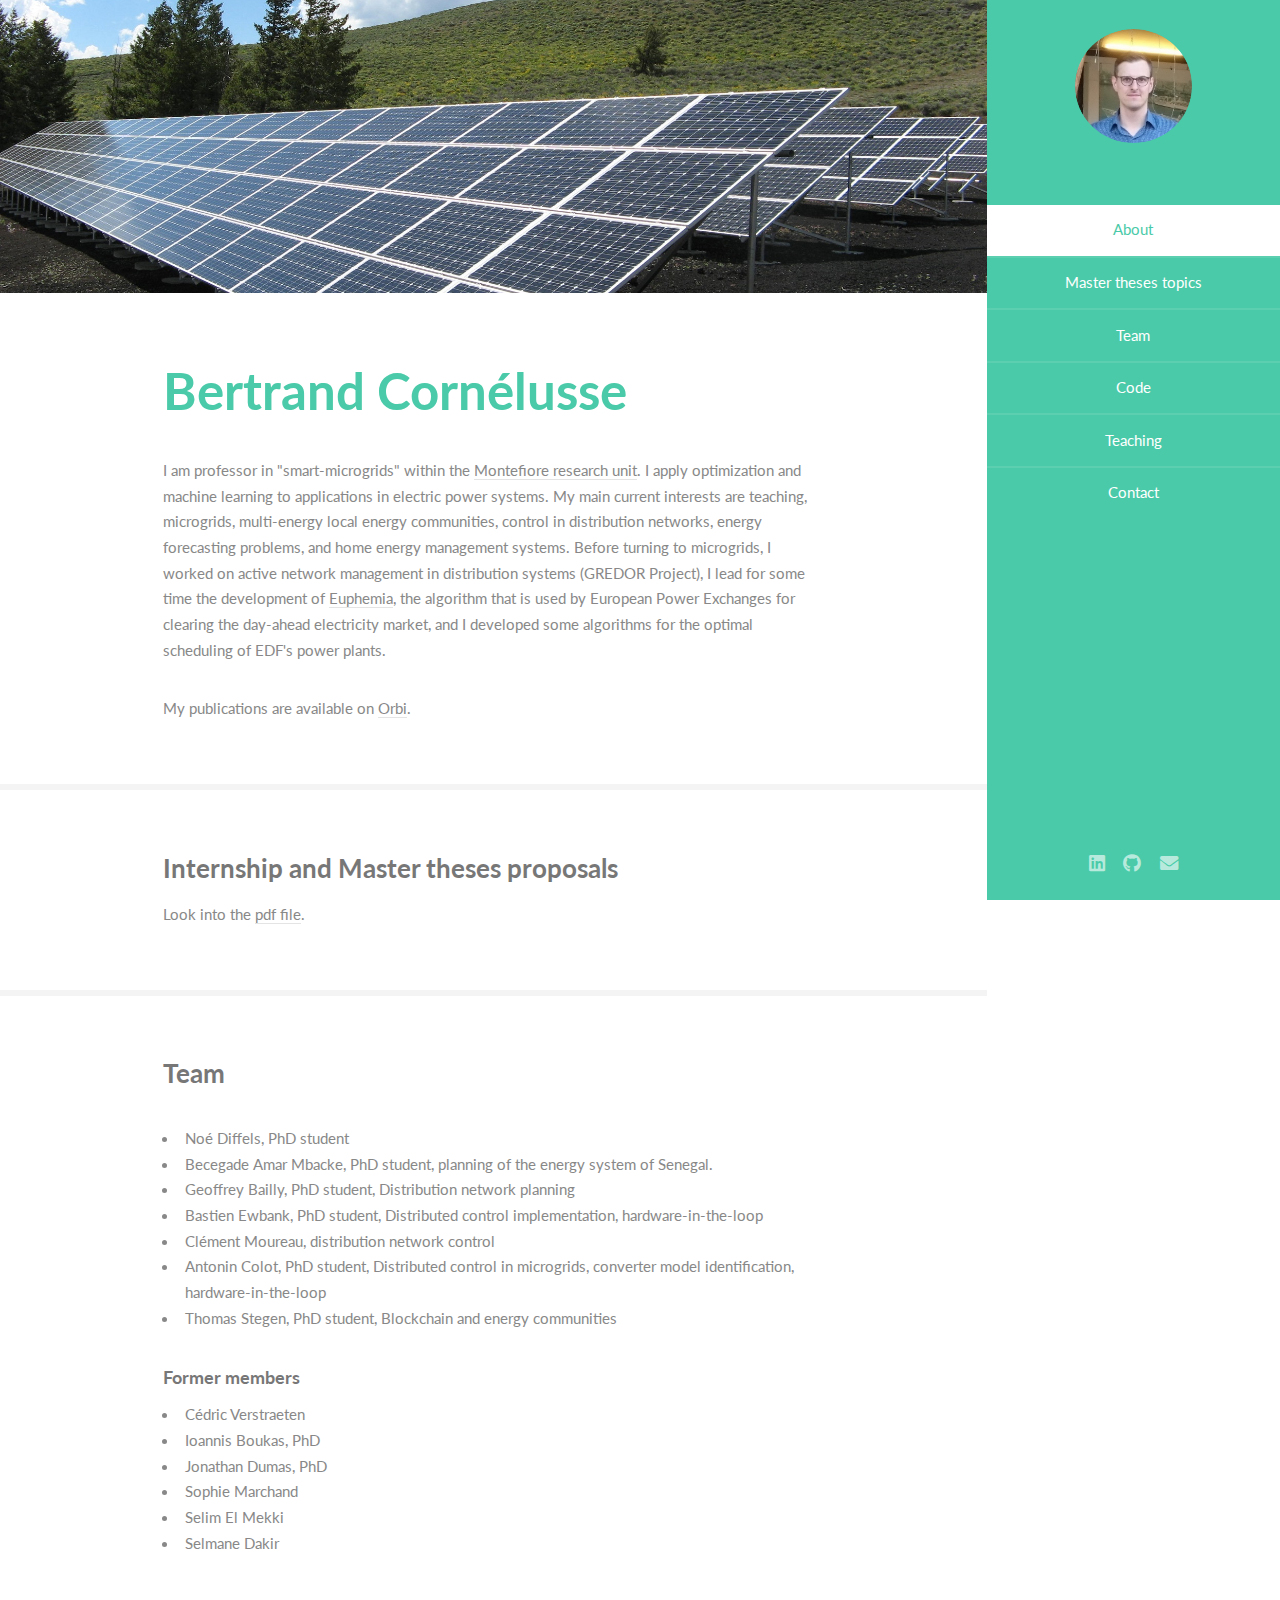
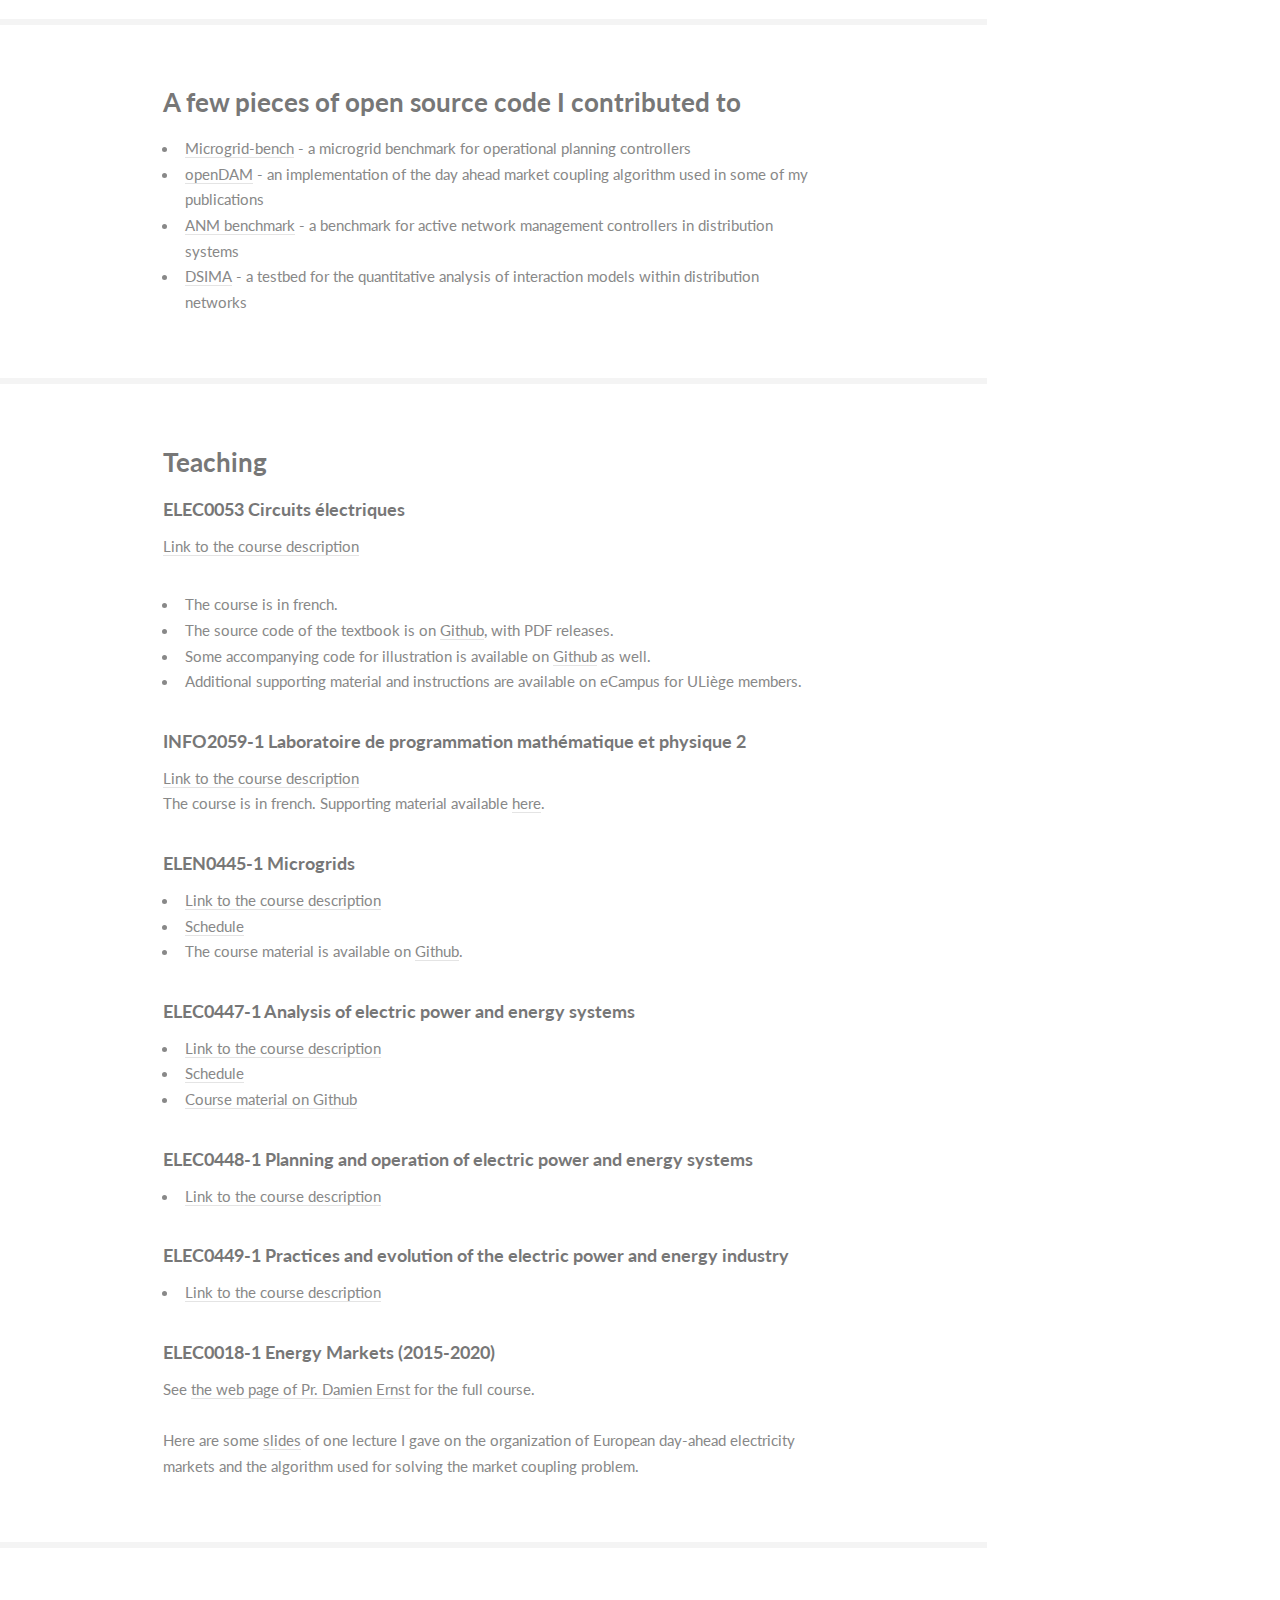
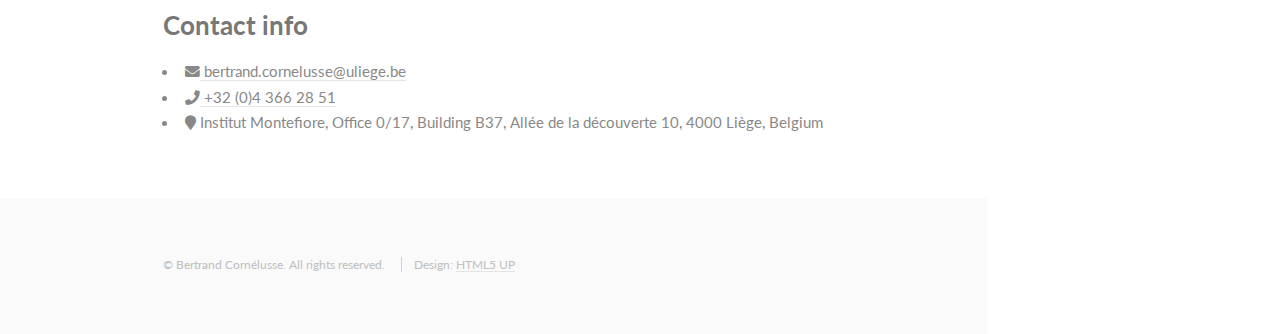
<file: index.html>
<!DOCTYPE HTML>
<!--
	Read Only by HTML5 UP
	html5up.net | @ajlkn
	Free for personal and commercial use under the CCA 3.0 license (html5up.net/license)
-->
<html>

<head>
	<title>Bertrand Cornélusse</title>
	<meta charset="utf-8" />
	<meta name="viewport" content="width=device-width, initial-scale=1, user-scalable=no" />
	<link rel="stylesheet" href="assets/css/main.css" />
</head>

<body class="is-preload">

	<!-- Header -->
	<section id="header">
		<header>
			<span class="image avatar"><img src="images/DSC_1166.JPG" alt="" /></span>
		</header>
		<nav id="nav">
			<ul>
				<li><a href="#one" class="active">About</a></li>
				<li><a href="#1bis" class="active">Master theses topics</a></li>
				<li><a href="#two">Team</a></li>
				<li><a href="#three">Code</a></li>
				<li><a href="#four">Teaching</a></li>
				<li><a href="#five">Contact</a></li>
			</ul>
		</nav>
		<footer>
			<ul class="icons">
				<li><a href="https://www.linkedin.com/in/b-cornelusse" class="icon brands fa-linkedin"><span
							class="label">Linkedin</span></a></li>
				<li><a href="https://github.com/bcornelusse/" class="icon brands fa-github"><span
							class="label">Github</span></a></li>
				<li><a href="mailto:bertrand.cornelusse@uliege.be" class="icon solid fa-envelope"><span
							class="label">Email</span></a></li>
			</ul>
		</footer>
	</section>

	<!-- Wrapper -->
	<div id="wrapper">

		<!-- Main -->
		<div id="main">

			<!-- One -->
			<section id="one">
				<div class="image main" data-position="center">
					<img src="images/banner.jpg" alt="" />
				</div>
				<div class="container">
					<header class="major">
						<h2>Bertrand Cornélusse</h2>
					</header>
					<p>I am professor in "smart-microgrids" within the <a
							href="http://www.montefiore.ulg.ac.be">Montefiore research unit</a>.
						I apply optimization and machine learning to applications in electric power systems.
						My main current interests are teaching, microgrids, multi-energy local energy communities, 
						control in distribution networks, energy forecasting problems, and home energy management systems.
						Before turning to microgrids, I worked on active network management in distribution systems
						(GREDOR Project), I lead for some time the development of <a
							href="https://www.epexspot.com/en/market-coupling/pcr">Euphemia</a>, the algorithm that is
						used by European Power Exchanges for clearing the day-ahead electricity market, and I developed
						some algorithms for the optimal scheduling of EDF's power plants.
						</p>

						<p>My publications are available on <a
						href="https://orbi.uliege.be/browse?type=author&value=Corn%C3%A9lusse,%20Bertrand%20p004695">Orbi</a>.
						</p>
				</div>
			</section>

			<!-- Five -->
			<section id="1bis">
				<div class="container">
					<h3>Internship and Master theses proposals</h3>
					<p>Look into the <a
						href="material/2025_2026_master_thesis_proposals.pdf">pdf file</a>.
					</p>
				</div>
			</section>

			<!-- Two -->
			<section id="two">
				<div class="container">
					<h3>Team </h3>
					<p>
					<ul>
						<li>Noé Diffels, PhD student</li>
						<li>Becegade Amar Mbacke, PhD student, planning of the energy system of Senegal. </li>
						<li>Geoffrey Bailly, PhD student, Distribution network planning </li>
						<li>Bastien Ewbank, PhD student, Distributed control implementation, hardware-in-the-loop </li>
						<li>Clément Moureau, distribution network control </li>
						<li>Antonin Colot, PhD student, Distributed control in microgrids, converter model identification, hardware-in-the-loop</li>
						<li>Thomas Stegen, PhD student, Blockchain and energy communities</li>
					</ul>
					</p>
					<h4> Former members </h4>
					<ul>
						<li>Cédric Verstraeten</li>
						<li>Ioannis Boukas, PhD</li>
						<li>Jonathan Dumas, PhD</li>
						<li>Sophie Marchand </li>
						<li>Selim El Mekki</li>
						<li>Selmane Dakir</li>
					</ul>
				</div>
			</section>

			<!-- Three -->
			<section id="three">
				<div class="container">
					<h3>A few pieces of open source code I contributed to</h3>
					<ul>
						<li><a href="http://microgrid-bench.readthedocs.io/en/latest/intro.html">Microgrid-bench</a> - a
							microgrid benchmark for operational planning controllers</li>
						<li><a href="https://github.com/bcornelusse/openDAM">openDAM</a> - an implementation of the day
							ahead market coupling algorithm used in some of my publications</li>
						<li><a href="http://www.montefiore.ulg.ac.be/~anm/">ANM benchmark</a> - a benchmark for active
							network management controllers in distribution systems</li>
						<li><a href="http://www.montefiore.ulg.ac.be/~dsima/">DSIMA</a> - a testbed for the quantitative
							analysis of interaction models within distribution networks</li>
					</ul>
				</div>
			</section>

			<!-- Four -->
			<section id="four">
				<div class="container">
					<h3>Teaching</h3>
					
					<h4> ELEC0053 Circuits électriques </h4>

					<a href="http://progcours.ulg.ac.be/cocoon/en/cours/ELEC0053-2.html"> Link to the course
						description</a>
					<p>
					<ul>
						<li>The course is in french.</li>

						<li>The source code of the textbook is on <a
								href="https://github.com/bcornelusse/livre_circuits_electriques_ELEC0053/">Github</a>,
							with
							PDF releases.</li>

						<li>Some accompanying code for illustration is available on <a
								href="https://github.com/bcornelusse/ELEC0053-circuits-electriques">Github</a> as
							well.</li>

						<li>Additional supporting material and instructions are available on eCampus for ULiège
							members.</li>
					</ul>
					</p>

					<h4> INFO2059-1
						Laboratoire de programmation mathématique et physique 2 </h4>
					<a href="https://www.programmes.uliege.be/cocoon/en/cours/INFO2059-1.html"> Link to the course
						description</a>
					<p>
						The course is in french.

						Supporting material available <a
							href="http://www.montefiore.ulg.ac.be/~cornelusse/laboPMP2/index.html">here</a>.
					</p>

					<h4> ELEN0445-1 Microgrids </h4>
					<ul>
						<li><a href="http://progcours.ulg.ac.be/cocoon/en/cours/ELEN0445-1.html">Link to the course
						description</a></li>
					<li> <a href=https://my.horaires.uliege.be/calendarprive/cal?vt=month&dt=2021-09-23&et=module&fid0=Microgrids%20(ELEN0445-A-a)>Schedule </a></li>
					
					<li> The course material is available on <a
							href=https://github.com/bcornelusse/ELEN0445-microgrids>Github</a>.
					</li>
					</ul>

					<h4> ELEC0447-1 Analysis of electric power and energy systems</h4>
					<ul>
						<li><a href="https://www.programmes.uliege.be/cocoon/en/cours/ELEC0447-1.html">Link to the course 
						description</a></li>
						<li><a href="https://my.horaires.uliege.be/calendarprive/cal?vt=month&dt=2021-09-23&et=module&fid0=Analysis%20of%20electric%20power%20and%20energy%20systems%20(ELEC0447-A-a)">Schedule</a> </li>
						<li><a href=https://github.com/bcornelusse/ELEC0447-analysis-power-systems>Course material on Github</a></li>
					</ul>

					<h4> ELEC0448-1 Planning and operation of electric power and energy systems</h4>
					<ul>
						<li><a href="https://www.programmes.uliege.be/cocoon/20202021/cours/ELEC0448-1.html">Link to the course
						description</a></li>
					</ul>
					<h4> ELEC0449-1 Practices and evolution of the electric power and energy industry</h4>
					<ul>
						<li><a href="https://www.programmes.uliege.be/cocoon/20202021/cours/ELEC0448-1.html">Link to the course
						description</a></li>
					</ul>
					<h4> ELEC0018-1 Energy Markets (2015-2020) </h4>
					<p>
						See <a href="http://blogs.ulg.ac.be/damien-ernst/teaching/elec0018-1-energy-markets/"> the
							web page of Pr. Damien Ernst</a> for the full course.<br></br>

						Here are some <a href="material/CoursEM20170331.pdf">slides</a> of one lecture I gave on the
						organization of European day-ahead electricity markets and the algorithm used for solving the
						market coupling
						problem.

					</p>

				</div>
			</section>

			<!-- Five -->
			<section id="five">
				<div class="container">
					<h3>Contact info</h3>
					<ul class="list-unstyled contact-list">
						<li class="email"><i class="fa fa-envelope"></i><a
								href="mailto: bertrand.cornelusse@uliege.be"> bertrand.cornelusse@uliege.be</a></li>
						<li class="phone"><i class="fa fa-phone"></i><a href="tel:003243662851"> +32 (0)4 366 28 51</a>
						</li>
						<li class="address"><i class="fa fa-map-marker"></i> Institut Montefiore, Office 0/17, Building
							B37, Allée de la découverte 10, 4000 Liège, Belgium</li>
					</ul>
				</div>
			</section>
			<!--
							<section id="five">
								<div class="container">
									<h3>Elements</h3>

									<section>
										<h4>Text</h4>
										<p>This is <b>bold</b> and this is <strong>strong</strong>. This is <i>italic</i> and this is <em>emphasized</em>.
										This is <sup>superscript</sup> text and this is <sub>subscript</sub> text.
										This is <u>underlined</u> and this is code: <code>for (;;) { ... }</code>. Finally, <a href="#">this is a link</a>.</p>
										<hr />
										<header>
											<h4>Heading with a Subtitle</h4>
											<p>Lorem ipsum dolor sit amet nullam id egestas urna aliquam</p>
										</header>
										<p>Nunc lacinia ante nunc ac lobortis. Interdum adipiscing gravida odio porttitor sem non mi integer non faucibus ornare mi ut ante amet placerat aliquet. Volutpat eu sed ante lacinia sapien lorem accumsan varius montes viverra nibh in adipiscing blandit tempus accumsan.</p>
										<header>
											<h5>Heading with a Subtitle</h5>
											<p>Lorem ipsum dolor sit amet nullam id egestas urna aliquam</p>
										</header>
										<p>Nunc lacinia ante nunc ac lobortis. Interdum adipiscing gravida odio porttitor sem non mi integer non faucibus ornare mi ut ante amet placerat aliquet. Volutpat eu sed ante lacinia sapien lorem accumsan varius montes viverra nibh in adipiscing blandit tempus accumsan.</p>
										<hr />
										<h2>Heading Level 2</h2>
										<h3>Heading Level 3</h3>
										<h4>Heading Level 4</h4>
										<h5>Heading Level 5</h5>
										<h6>Heading Level 6</h6>
										<hr />
										<h5>Blockquote</h5>
										<blockquote>Fringilla nisl. Donec accumsan interdum nisi, quis tincidunt felis sagittis eget tempus euismod. Vestibulum ante ipsum primis in faucibus vestibulum. Blandit adipiscing eu felis iaculis volutpat ac adipiscing accumsan faucibus. Vestibulum ante ipsum primis in faucibus lorem ipsum dolor sit amet nullam adipiscing eu felis.</blockquote>
										<h5>Preformatted</h5>
										<pre><code>i = 0;

while (!deck.isInOrder()) {
    print 'Iteration ' + i;
    deck.shuffle();
    i++;
}

print 'It took ' + i + ' iterations to sort the deck.';</code></pre>
									</section>

									<section>
										<h4>Lists</h4>
										<div class="row">
											<div class="col-6 col-12-xsmall">
												<h5>Unordered</h5>
												<ul>
													<li>Dolor pulvinar etiam magna etiam.</li>
													<li>Sagittis adipiscing lorem eleifend.</li>
													<li>Felis enim feugiat dolore viverra.</li>
												</ul>
												<h5>Alternate</h5>
												<ul class="alt">
													<li>Dolor pulvinar etiam magna etiam.</li>
													<li>Sagittis adipiscing lorem eleifend.</li>
													<li>Felis enim feugiat dolore viverra.</li>
												</ul>
											</div>
											<div class="col-6 col-12-xsmall">
												<h5>Ordered</h5>
												<ol>
													<li>Dolor pulvinar etiam magna etiam.</li>
													<li>Etiam vel felis at lorem sed viverra.</li>
													<li>Felis enim feugiat dolore viverra.</li>
													<li>Dolor pulvinar etiam magna etiam.</li>
													<li>Etiam vel felis at lorem sed viverra.</li>
													<li>Felis enim feugiat dolore viverra.</li>
												</ol>
												<h5>Icons</h5>
												<ul class="icons">
													<li><a href="#" class="icon brands fa-twitter"><span class="label">Twitter</span></a></li>
													<li><a href="#" class="icon brands fa-facebook-f"><span class="label">Facebook</span></a></li>
													<li><a href="#" class="icon brands fa-instagram"><span class="label">Instagram</span></a></li>
													<li><a href="#" class="icon brands fa-github"><span class="label">Github</span></a></li>
													<li><a href="#" class="icon brands fa-dribbble"><span class="label">Dribbble</span></a></li>
													<li><a href="#" class="icon brands fa-tumblr"><span class="label">Tumblr</span></a></li>
												</ul>
											</div>
										</div>
										<h5>Actions</h5>
										<ul class="actions">
											<li><a href="#" class="button primary">Default</a></li>
											<li><a href="#" class="button">Default</a></li>
											<li><a href="#" class="button alt">Default</a></li>
										</ul>
										<ul class="actions small">
											<li><a href="#" class="button primary small">Small</a></li>
											<li><a href="#" class="button small">Small</a></li>
											<li><a href="#" class="button alt small">Small</a></li>
										</ul>
										<div class="row">
											<div class="col-3 col-6-medium col-12-xsmall">
												<ul class="actions stacked">
													<li><a href="#" class="button primary">Default</a></li>
													<li><a href="#" class="button">Default</a></li>
													<li><a href="#" class="button alt">Default</a></li>
												</ul>
											</div>
											<div class="col-3 col-6 col-12-xsmall">
												<ul class="actions stacked">
													<li><a href="#" class="button primary small">Small</a></li>
													<li><a href="#" class="button small">Small</a></li>
													<li><a href="#" class="button alt small">Small</a></li>
												</ul>
											</div>
											<div class="col-3 col-6-medium col-12-xsmall">
												<ul class="actions stacked">
													<li><a href="#" class="button primary fit">Default</a></li>
													<li><a href="#" class="button fit">Default</a></li>
													<li><a href="#" class="button alt fit">Default</a></li>
												</ul>
											</div>
											<div class="col-3 col-6-medium col-12-xsmall">
												<ul class="actions stacked">
													<li><a href="#" class="button primary small fit">Small</a></li>
													<li><a href="#" class="button small fit">Small</a></li>
													<li><a href="#" class="button alt small fit">Small</a></li>
												</ul>
											</div>
										</div>
									</section>

									<section>
										<h4>Table</h4>
										<h5>Default</h5>
										<div class="table-wrapper">
											<table>
												<thead>
													<tr>
														<th>Name</th>
														<th>Description</th>
														<th>Price</th>
													</tr>
												</thead>
												<tbody>
													<tr>
														<td>Item One</td>
														<td>Ante turpis integer aliquet porttitor.</td>
														<td>29.99</td>
													</tr>
													<tr>
														<td>Item Two</td>
														<td>Vis ac commodo adipiscing arcu aliquet.</td>
														<td>19.99</td>
													</tr>
													<tr>
														<td>Item Three</td>
														<td> Morbi faucibus arcu accumsan lorem.</td>
														<td>29.99</td>
													</tr>
													<tr>
														<td>Item Four</td>
														<td>Vitae integer tempus condimentum.</td>
														<td>19.99</td>
													</tr>
													<tr>
														<td>Item Five</td>
														<td>Ante turpis integer aliquet porttitor.</td>
														<td>29.99</td>
													</tr>
												</tbody>
												<tfoot>
													<tr>
														<td colspan="2"></td>
														<td>100.00</td>
													</tr>
												</tfoot>
											</table>
										</div>

										<h5>Alternate</h5>
										<div class="table-wrapper">
											<table class="alt">
												<thead>
													<tr>
														<th>Name</th>
														<th>Description</th>
														<th>Price</th>
													</tr>
												</thead>
												<tbody>
													<tr>
														<td>Item One</td>
														<td>Ante turpis integer aliquet porttitor.</td>
														<td>29.99</td>
													</tr>
													<tr>
														<td>Item Two</td>
														<td>Vis ac commodo adipiscing arcu aliquet.</td>
														<td>19.99</td>
													</tr>
													<tr>
														<td>Item Three</td>
														<td> Morbi faucibus arcu accumsan lorem.</td>
														<td>29.99</td>
													</tr>
													<tr>
														<td>Item Four</td>
														<td>Vitae integer tempus condimentum.</td>
														<td>19.99</td>
													</tr>
													<tr>
														<td>Item Five</td>
														<td>Ante turpis integer aliquet porttitor.</td>
														<td>29.99</td>
													</tr>
												</tbody>
												<tfoot>
													<tr>
														<td colspan="2"></td>
														<td>100.00</td>
													</tr>
												</tfoot>
											</table>
										</div>
									</section>

									<section>
										<h4>Buttons</h4>
										<ul class="actions">
											<li><a href="#" class="button primary">Primary</a></li>
											<li><a href="#" class="button">Default</a></li>
											<li><a href="#" class="button alt">Alternate</a></li>
										</ul>
										<ul class="actions">
											<li><a href="#" class="button primary large">Large</a></li>
											<li><a href="#" class="button">Default</a></li>
											<li><a href="#" class="button alt small">Small</a></li>
										</ul>
										<ul class="actions fit">
											<li><a href="#" class="button primary fit">Fit</a></li>
											<li><a href="#" class="button fit">Fit</a></li>
											<li><a href="#" class="button alt fit">Fit</a></li>
										</ul>
										<ul class="actions fit small">
											<li><a href="#" class="button primary fit small">Fit + Small</a></li>
											<li><a href="#" class="button fit small">Fit + Small</a></li>
											<li><a href="#" class="button alt fit small">Fit + Small</a></li>
										</ul>
										<ul class="actions">
											<li><a href="#" class="button primary icon solid fa-download">Icon</a></li>
											<li><a href="#" class="button icon solid fa-download">Icon</a></li>
											<li><a href="#" class="button alt icon solid fa-check">Icon</a></li>
										</ul>
										<ul class="actions">
											<li><span class="button primary disabled">Primary</span></li>
											<li><span class="button disabled">Default</span></li>
											<li><span class="button alt disabled">Alternate</span></li>
										</ul>
									</section>

									<section>
										<h4>Form</h4>
										<form method="post" action="#">
											<div class="row gtr-uniform">
												<div class="col-6 col-12-xsmall">
													<input type="text" name="demo-name" id="demo-name" value="" placeholder="Name" />
												</div>
												<div class="col-6 col-12-xsmall">
													<input type="email" name="demo-email" id="demo-email" value="" placeholder="Email" />
												</div>
												<div class="col-12">
													<select name="demo-category" id="demo-category">
														<option value="">- Category -</option>
														<option value="1">Manufacturing</option>
														<option value="1">Shipping</option>
														<option value="1">Administration</option>
														<option value="1">Human Resources</option>
													</select>
												</div>
												<div class="col-4 col-12-medium">
													<input type="radio" id="demo-priority-low" name="demo-priority" checked>
													<label for="demo-priority-low">Low Priority</label>
												</div>
												<div class="col-4 col-12-medium">
													<input type="radio" id="demo-priority-normal" name="demo-priority">
													<label for="demo-priority-normal">Normal Priority</label>
												</div>
												<div class="col-4 col-12-medium">
													<input type="radio" id="demo-priority-high" name="demo-priority">
													<label for="demo-priority-high">High Priority</label>
												</div>
												<div class="col-6 col-12-medium">
													<input type="checkbox" id="demo-copy" name="demo-copy">
													<label for="demo-copy">Email me a copy of this message</label>
												</div>
												<div class="col-6 col-12-medium">
													<input type="checkbox" id="demo-human" name="demo-human" checked>
													<label for="demo-human">I am a human and not a robot</label>
												</div>
												<div class="col-12">
													<textarea name="demo-message" id="demo-message" placeholder="Enter your message" rows="6"></textarea>
												</div>
												<div class="col-12">
													<ul class="actions">
														<li><input type="submit" value="Send Message" /></li>
														<li><input type="reset" value="Reset" class="alt" /></li>
													</ul>
												</div>
											</div>
										</form>
									</section>

									<section>
										<h4>Image</h4>
										<h5>Fit</h5>
										<span class="image fit"><img src="images/banner.jpg" alt="" /></span>
										<div class="box alt">
											<div class="row gtr-50 gtr-uniform">
												<div class="col-4"><span class="image fit"><img src="images/pic01.jpg" alt="" /></span></div>
												<div class="col-4"><span class="image fit"><img src="images/pic02.jpg" alt="" /></span></div>
												<div class="col-4"><span class="image fit"><img src="images/pic03.jpg" alt="" /></span></div>
												<div class="col-4"><span class="image fit"><img src="images/pic02.jpg" alt="" /></span></div>
												<div class="col-4"><span class="image fit"><img src="images/pic03.jpg" alt="" /></span></div>
												<div class="col-4"><span class="image fit"><img src="images/pic01.jpg" alt="" /></span></div>
												<div class="col-4"><span class="image fit"><img src="images/pic03.jpg" alt="" /></span></div>
												<div class="col-4"><span class="image fit"><img src="images/pic01.jpg" alt="" /></span></div>
												<div class="col-4"><span class="image fit"><img src="images/pic02.jpg" alt="" /></span></div>
											</div>
										</div>
										<h5>Left &amp; Right</h5>
										<p><span class="image left"><img src="images/avatar.jpg" alt="" /></span>Fringilla nisl. Donec accumsan interdum nisi, quis tincidunt felis sagittis eget. tempus euismod. Vestibulum ante ipsum primis in faucibus vestibulum. Blandit adipiscing eu felis iaculis volutpat ac adipiscing accumsan eu faucibus. Integer ac pellentesque praesent tincidunt felis sagittis eget. tempus euismod. Vestibulum ante ipsum primis in faucibus vestibulum. Blandit adipiscing eu felis iaculis volutpat ac adipiscing accumsan eu faucibus. Integer ac pellentesque praesent. Donec accumsan interdum nisi, quis tincidunt felis sagittis eget. tempus euismod. Vestibulum ante ipsum primis in faucibus vestibulum. Blandit adipiscing eu felis iaculis volutpat ac adipiscing accumsan eu faucibus. Integer ac pellentesque praesent tincidunt felis sagittis eget. tempus euismod. Vestibulum ante ipsum primis in faucibus vestibulum. Blandit adipiscing eu felis iaculis volutpat ac adipiscing accumsan eu faucibus. Integer ac pellentesque praesent.</p>
										<p><span class="image right"><img src="images/avatar.jpg" alt="" /></span>Fringilla nisl. Donec accumsan interdum nisi, quis tincidunt felis sagittis eget. tempus euismod. Vestibulum ante ipsum primis in faucibus vestibulum. Blandit adipiscing eu felis iaculis volutpat ac adipiscing accumsan eu faucibus. Integer ac pellentesque praesent tincidunt felis sagittis eget. tempus euismod. Vestibulum ante ipsum primis in faucibus vestibulum. Blandit adipiscing eu felis iaculis volutpat ac adipiscing accumsan eu faucibus. Integer ac pellentesque praesent. Donec accumsan interdum nisi, quis tincidunt felis sagittis eget. tempus euismod. Vestibulum ante ipsum primis in faucibus vestibulum. Blandit adipiscing eu felis iaculis volutpat ac adipiscing accumsan eu faucibus. Integer ac pellentesque praesent tincidunt felis sagittis eget. tempus euismod. Vestibulum ante ipsum primis in faucibus vestibulum. Blandit adipiscing eu felis iaculis volutpat ac adipiscing accumsan eu faucibus. Integer ac pellentesque praesent.</p>
									</section>

								</div>
							</section>
						-->

		</div>

		<!-- Footer -->
		<section id="footer">
			<div class="container">
				<ul class="copyright">
					<li>&copy; Bertrand Cornélusse. All rights reserved.</li>
					<li>Design: <a href="http://html5up.net">HTML5 UP</a></li>
				</ul>
			</div>
		</section>

	</div>

	<!-- Scripts -->
	<script src="assets/js/jquery.min.js"></script>
	<script src="assets/js/jquery.scrollex.min.js"></script>
	<script src="assets/js/jquery.scrolly.min.js"></script>
	<script src="assets/js/browser.min.js"></script>
	<script src="assets/js/breakpoints.min.js"></script>
	<script src="assets/js/util.js"></script>
	<script src="assets/js/main.js"></script>

</body>

</html>
</file>
<file: assets/css/main.css>
@import url("fontawesome-all.min.css");
@import url("https://fonts.googleapis.com/css?family=Lato:400,400italic,700,700italic|Source+Code+Pro:400");

/*
	Read Only by HTML5 UP
	html5up.net | @ajlkn
	Free for personal and commercial use under the CCA 3.0 license (html5up.net/license)
*/

html, body, div, span, applet, object,
iframe, h1, h2, h3, h4, h5, h6, p, blockquote,
pre, a, abbr, acronym, address, big, cite,
code, del, dfn, em, img, ins, kbd, q, s, samp,
small, strike, strong, sub, sup, tt, var, b,
u, i, center, dl, dt, dd, ol, ul, li, fieldset,
form, label, legend, table, caption, tbody,
tfoot, thead, tr, th, td, article, aside,
canvas, details, embed, figure, figcaption,
footer, header, hgroup, menu, nav, output, ruby,
section, summary, time, mark, audio, video {
	margin: 0;
	padding: 0;
	border: 0;
	font-size: 100%;
	font: inherit;
	vertical-align: baseline;}

article, aside, details, figcaption, figure,
footer, header, hgroup, menu, nav, section {
	display: block;}

body {
	line-height: 1;
}

ol, ul {
	list-style: none;
}

blockquote, q {
	quotes: none;
}

	blockquote:before, blockquote:after, q:before, q:after {
		content: '';
		content: none;
	}

table {
	border-collapse: collapse;
	border-spacing: 0;
}

body {
	-webkit-text-size-adjust: none;
}

mark {
	background-color: transparent;
	color: inherit;
}

input::-moz-focus-inner {
	border: 0;
	padding: 0;
}

input, select, textarea {
	-moz-appearance: none;
	-webkit-appearance: none;
	-ms-appearance: none;
	appearance: none;
}

/* Basic */

	html {
		box-sizing: border-box;
	}

	*, *:before, *:after {
		box-sizing: inherit;
	}

	body {
		background: #fff;
	}

		body.is-preload *, body.is-preload *:before, body.is-preload *:after {
			-moz-animation: none !important;
			-webkit-animation: none !important;
			-ms-animation: none !important;
			animation: none !important;
			-moz-transition: none !important;
			-webkit-transition: none !important;
			-ms-transition: none !important;
			transition: none !important;
		}

	body, input, select, textarea {
		color: #888;
		font-family: "Lato", sans-serif;
		font-size: 16pt;
		font-weight: 400;
		line-height: 1.75em;
	}

	a {
		-moz-transition: color 0.2s ease-in-out, border-color 0.2s ease-in-out;
		-webkit-transition: color 0.2s ease-in-out, border-color 0.2s ease-in-out;
		-ms-transition: color 0.2s ease-in-out, border-color 0.2s ease-in-out;
		transition: color 0.2s ease-in-out, border-color 0.2s ease-in-out;
		border-bottom: solid 1px #e4e4e4;
		color: inherit;
		text-decoration: none;
	}

		a:hover {
			border-bottom-color: transparent;
			color: #4acaa8 !important;
		}

	strong, b {
		color: #777;
		font-weight: 700;
	}

	em, i {
		font-style: italic;
	}

	p {
		margin: 0 0 2.25em 0;
	}

	h1, h2, h3, h4, h5, h6 {
		color: #777;
		font-weight: 700;
		line-height: 1em;
		margin: 0 0 0.5625em 0;
	}

		h1 a, h2 a, h3 a, h4 a, h5 a, h6 a {
			border: 0;
			color: inherit;
			text-decoration: none;
		}

	h2 {
		font-size: 2em;
		line-height: 1.5em;
	}

	h3 {
		font-size: 1.75em;
		line-height: 1.5em;
	}

	h4 {
		font-size: 1.25em;
		line-height: 1.5em;
	}

	h5 {
		font-size: 0.9em;
		line-height: 1.5em;
	}

	h6 {
		font-size: 0.7em;
		line-height: 1.5em;
	}

	sub {
		font-size: 0.8em;
		position: relative;
		top: 0.5em;
	}

	sup {
		font-size: 0.8em;
		position: relative;
		top: -0.5em;
	}

	hr {
		border: 0;
		border-bottom: solid 2px #f4f4f4;
		margin: 2.25em 0;
	}

		hr.major {
			margin: 3.375em 0;
		}

	blockquote {
		border-left: solid 8px #e4e4e4;
		font-style: italic;
		margin: 0 0 2.25em 0;
		padding: 0.5em 0 0.5em 2em;
	}

	code {
		background: #555;
		border-radius: 5px;
		color: #fff;
		font-family: "Source Code Pro", monospace;
		font-size: 0.9em;
		margin: 0 0.25em;
		padding: 0.25em 0.65em;
	}

	pre {
		font-family: "Source Code Pro", monospace;
		font-size: 0.9em;
		margin: 0 0 2.25em 0;
	}

		pre code {
			-webkit-overflow-scrolling: touch;
			display: block;
			line-height: 1.5em;
			overflow-x: auto;
			padding: 1em 1.5em;
		}

	.align-left {
		text-align: left;
	}

	.align-center {
		text-align: center;
	}

	.align-right {
		text-align: right;
	}

/* Row */

	.row {
		display: flex;
		flex-wrap: wrap;
		box-sizing: border-box;
		align-items: stretch;
	}

		.row > * {
			box-sizing: border-box;
		}

		.row.gtr-uniform > * > :last-child {
			margin-bottom: 0;
		}

		.row.aln-left {
			justify-content: flex-start;
		}

		.row.aln-center {
			justify-content: center;
		}

		.row.aln-right {
			justify-content: flex-end;
		}

		.row.aln-top {
			align-items: flex-start;
		}

		.row.aln-middle {
			align-items: center;
		}

		.row.aln-bottom {
			align-items: flex-end;
		}

		.row > .imp {
			order: -1;
		}

		.row > .col-1 {
			width: 8.33333%;
		}

		.row > .off-1 {
			margin-left: 8.33333%;
		}

		.row > .col-2 {
			width: 16.66667%;
		}

		.row > .off-2 {
			margin-left: 16.66667%;
		}

		.row > .col-3 {
			width: 25%;
		}

		.row > .off-3 {
			margin-left: 25%;
		}

		.row > .col-4 {
			width: 33.33333%;
		}

		.row > .off-4 {
			margin-left: 33.33333%;
		}

		.row > .col-5 {
			width: 41.66667%;
		}

		.row > .off-5 {
			margin-left: 41.66667%;
		}

		.row > .col-6 {
			width: 50%;
		}

		.row > .off-6 {
			margin-left: 50%;
		}

		.row > .col-7 {
			width: 58.33333%;
		}

		.row > .off-7 {
			margin-left: 58.33333%;
		}

		.row > .col-8 {
			width: 66.66667%;
		}

		.row > .off-8 {
			margin-left: 66.66667%;
		}

		.row > .col-9 {
			width: 75%;
		}

		.row > .off-9 {
			margin-left: 75%;
		}

		.row > .col-10 {
			width: 83.33333%;
		}

		.row > .off-10 {
			margin-left: 83.33333%;
		}

		.row > .col-11 {
			width: 91.66667%;
		}

		.row > .off-11 {
			margin-left: 91.66667%;
		}

		.row > .col-12 {
			width: 100%;
		}

		.row > .off-12 {
			margin-left: 100%;
		}

		.row.gtr-0 {
			margin-top: 0;
			margin-left: 0em;
		}

			.row.gtr-0 > * {
				padding: 0 0 0 0em;
			}

			.row.gtr-0.gtr-uniform {
				margin-top: 0em;
			}

				.row.gtr-0.gtr-uniform > * {
					padding-top: 0em;
				}

		.row.gtr-25 {
			margin-top: 0;
			margin-left: -0.5em;
		}

			.row.gtr-25 > * {
				padding: 0 0 0 0.5em;
			}

			.row.gtr-25.gtr-uniform {
				margin-top: -0.5em;
			}

				.row.gtr-25.gtr-uniform > * {
					padding-top: 0.5em;
				}

		.row.gtr-50 {
			margin-top: 0;
			margin-left: -1em;
		}

			.row.gtr-50 > * {
				padding: 0 0 0 1em;
			}

			.row.gtr-50.gtr-uniform {
				margin-top: -1em;
			}

				.row.gtr-50.gtr-uniform > * {
					padding-top: 1em;
				}

		.row {
			margin-top: 0;
			margin-left: -2em;
		}

			.row > * {
				padding: 0 0 0 2em;
			}

			.row.gtr-uniform {
				margin-top: -2em;
			}

				.row.gtr-uniform > * {
					padding-top: 2em;
				}

		.row.gtr-150 {
			margin-top: 0;
			margin-left: -3em;
		}

			.row.gtr-150 > * {
				padding: 0 0 0 3em;
			}

			.row.gtr-150.gtr-uniform {
				margin-top: -3em;
			}

				.row.gtr-150.gtr-uniform > * {
					padding-top: 3em;
				}

		.row.gtr-200 {
			margin-top: 0;
			margin-left: -4em;
		}

			.row.gtr-200 > * {
				padding: 0 0 0 4em;
			}

			.row.gtr-200.gtr-uniform {
				margin-top: -4em;
			}

				.row.gtr-200.gtr-uniform > * {
					padding-top: 4em;
				}

		@media screen and (max-width: 1680px) {

			.row {
				display: flex;
				flex-wrap: wrap;
				box-sizing: border-box;
				align-items: stretch;
			}

				.row > * {
					box-sizing: border-box;
				}

				.row.gtr-uniform > * > :last-child {
					margin-bottom: 0;
				}

				.row.aln-left {
					justify-content: flex-start;
				}

				.row.aln-center {
					justify-content: center;
				}

				.row.aln-right {
					justify-content: flex-end;
				}

				.row.aln-top {
					align-items: flex-start;
				}

				.row.aln-middle {
					align-items: center;
				}

				.row.aln-bottom {
					align-items: flex-end;
				}

				.row > .imp-xlarge {
					order: -1;
				}

				.row > .col-1-xlarge {
					width: 8.33333%;
				}

				.row > .off-1-xlarge {
					margin-left: 8.33333%;
				}

				.row > .col-2-xlarge {
					width: 16.66667%;
				}

				.row > .off-2-xlarge {
					margin-left: 16.66667%;
				}

				.row > .col-3-xlarge {
					width: 25%;
				}

				.row > .off-3-xlarge {
					margin-left: 25%;
				}

				.row > .col-4-xlarge {
					width: 33.33333%;
				}

				.row > .off-4-xlarge {
					margin-left: 33.33333%;
				}

				.row > .col-5-xlarge {
					width: 41.66667%;
				}

				.row > .off-5-xlarge {
					margin-left: 41.66667%;
				}

				.row > .col-6-xlarge {
					width: 50%;
				}

				.row > .off-6-xlarge {
					margin-left: 50%;
				}

				.row > .col-7-xlarge {
					width: 58.33333%;
				}

				.row > .off-7-xlarge {
					margin-left: 58.33333%;
				}

				.row > .col-8-xlarge {
					width: 66.66667%;
				}

				.row > .off-8-xlarge {
					margin-left: 66.66667%;
				}

				.row > .col-9-xlarge {
					width: 75%;
				}

				.row > .off-9-xlarge {
					margin-left: 75%;
				}

				.row > .col-10-xlarge {
					width: 83.33333%;
				}

				.row > .off-10-xlarge {
					margin-left: 83.33333%;
				}

				.row > .col-11-xlarge {
					width: 91.66667%;
				}

				.row > .off-11-xlarge {
					margin-left: 91.66667%;
				}

				.row > .col-12-xlarge {
					width: 100%;
				}

				.row > .off-12-xlarge {
					margin-left: 100%;
				}

				.row.gtr-0 {
					margin-top: 0;
					margin-left: 0em;
				}

					.row.gtr-0 > * {
						padding: 0 0 0 0em;
					}

					.row.gtr-0.gtr-uniform {
						margin-top: 0em;
					}

						.row.gtr-0.gtr-uniform > * {
							padding-top: 0em;
						}

				.row.gtr-25 {
					margin-top: 0;
					margin-left: -0.5em;
				}

					.row.gtr-25 > * {
						padding: 0 0 0 0.5em;
					}

					.row.gtr-25.gtr-uniform {
						margin-top: -0.5em;
					}

						.row.gtr-25.gtr-uniform > * {
							padding-top: 0.5em;
						}

				.row.gtr-50 {
					margin-top: 0;
					margin-left: -1em;
				}

					.row.gtr-50 > * {
						padding: 0 0 0 1em;
					}

					.row.gtr-50.gtr-uniform {
						margin-top: -1em;
					}

						.row.gtr-50.gtr-uniform > * {
							padding-top: 1em;
						}

				.row {
					margin-top: 0;
					margin-left: -2em;
				}

					.row > * {
						padding: 0 0 0 2em;
					}

					.row.gtr-uniform {
						margin-top: -2em;
					}

						.row.gtr-uniform > * {
							padding-top: 2em;
						}

				.row.gtr-150 {
					margin-top: 0;
					margin-left: -3em;
				}

					.row.gtr-150 > * {
						padding: 0 0 0 3em;
					}

					.row.gtr-150.gtr-uniform {
						margin-top: -3em;
					}

						.row.gtr-150.gtr-uniform > * {
							padding-top: 3em;
						}

				.row.gtr-200 {
					margin-top: 0;
					margin-left: -4em;
				}

					.row.gtr-200 > * {
						padding: 0 0 0 4em;
					}

					.row.gtr-200.gtr-uniform {
						margin-top: -4em;
					}

						.row.gtr-200.gtr-uniform > * {
							padding-top: 4em;
						}

		}

		@media screen and (max-width: 1280px) {

			.row {
				display: flex;
				flex-wrap: wrap;
				box-sizing: border-box;
				align-items: stretch;
			}

				.row > * {
					box-sizing: border-box;
				}

				.row.gtr-uniform > * > :last-child {
					margin-bottom: 0;
				}

				.row.aln-left {
					justify-content: flex-start;
				}

				.row.aln-center {
					justify-content: center;
				}

				.row.aln-right {
					justify-content: flex-end;
				}

				.row.aln-top {
					align-items: flex-start;
				}

				.row.aln-middle {
					align-items: center;
				}

				.row.aln-bottom {
					align-items: flex-end;
				}

				.row > .imp-large {
					order: -1;
				}

				.row > .col-1-large {
					width: 8.33333%;
				}

				.row > .off-1-large {
					margin-left: 8.33333%;
				}

				.row > .col-2-large {
					width: 16.66667%;
				}

				.row > .off-2-large {
					margin-left: 16.66667%;
				}

				.row > .col-3-large {
					width: 25%;
				}

				.row > .off-3-large {
					margin-left: 25%;
				}

				.row > .col-4-large {
					width: 33.33333%;
				}

				.row > .off-4-large {
					margin-left: 33.33333%;
				}

				.row > .col-5-large {
					width: 41.66667%;
				}

				.row > .off-5-large {
					margin-left: 41.66667%;
				}

				.row > .col-6-large {
					width: 50%;
				}

				.row > .off-6-large {
					margin-left: 50%;
				}

				.row > .col-7-large {
					width: 58.33333%;
				}

				.row > .off-7-large {
					margin-left: 58.33333%;
				}

				.row > .col-8-large {
					width: 66.66667%;
				}

				.row > .off-8-large {
					margin-left: 66.66667%;
				}

				.row > .col-9-large {
					width: 75%;
				}

				.row > .off-9-large {
					margin-left: 75%;
				}

				.row > .col-10-large {
					width: 83.33333%;
				}

				.row > .off-10-large {
					margin-left: 83.33333%;
				}

				.row > .col-11-large {
					width: 91.66667%;
				}

				.row > .off-11-large {
					margin-left: 91.66667%;
				}

				.row > .col-12-large {
					width: 100%;
				}

				.row > .off-12-large {
					margin-left: 100%;
				}

				.row.gtr-0 {
					margin-top: 0;
					margin-left: 0em;
				}

					.row.gtr-0 > * {
						padding: 0 0 0 0em;
					}

					.row.gtr-0.gtr-uniform {
						margin-top: 0em;
					}

						.row.gtr-0.gtr-uniform > * {
							padding-top: 0em;
						}

				.row.gtr-25 {
					margin-top: 0;
					margin-left: -0.375em;
				}

					.row.gtr-25 > * {
						padding: 0 0 0 0.375em;
					}

					.row.gtr-25.gtr-uniform {
						margin-top: -0.375em;
					}

						.row.gtr-25.gtr-uniform > * {
							padding-top: 0.375em;
						}

				.row.gtr-50 {
					margin-top: 0;
					margin-left: -0.75em;
				}

					.row.gtr-50 > * {
						padding: 0 0 0 0.75em;
					}

					.row.gtr-50.gtr-uniform {
						margin-top: -0.75em;
					}

						.row.gtr-50.gtr-uniform > * {
							padding-top: 0.75em;
						}

				.row {
					margin-top: 0;
					margin-left: -1.5em;
				}

					.row > * {
						padding: 0 0 0 1.5em;
					}

					.row.gtr-uniform {
						margin-top: -1.5em;
					}

						.row.gtr-uniform > * {
							padding-top: 1.5em;
						}

				.row.gtr-150 {
					margin-top: 0;
					margin-left: -2.25em;
				}

					.row.gtr-150 > * {
						padding: 0 0 0 2.25em;
					}

					.row.gtr-150.gtr-uniform {
						margin-top: -2.25em;
					}

						.row.gtr-150.gtr-uniform > * {
							padding-top: 2.25em;
						}

				.row.gtr-200 {
					margin-top: 0;
					margin-left: -3em;
				}

					.row.gtr-200 > * {
						padding: 0 0 0 3em;
					}

					.row.gtr-200.gtr-uniform {
						margin-top: -3em;
					}

						.row.gtr-200.gtr-uniform > * {
							padding-top: 3em;
						}

		}

		@media screen and (max-width: 1024px) {

			.row {
				display: flex;
				flex-wrap: wrap;
				box-sizing: border-box;
				align-items: stretch;
			}

				.row > * {
					box-sizing: border-box;
				}

				.row.gtr-uniform > * > :last-child {
					margin-bottom: 0;
				}

				.row.aln-left {
					justify-content: flex-start;
				}

				.row.aln-center {
					justify-content: center;
				}

				.row.aln-right {
					justify-content: flex-end;
				}

				.row.aln-top {
					align-items: flex-start;
				}

				.row.aln-middle {
					align-items: center;
				}

				.row.aln-bottom {
					align-items: flex-end;
				}

				.row > .imp-medium {
					order: -1;
				}

				.row > .col-1-medium {
					width: 8.33333%;
				}

				.row > .off-1-medium {
					margin-left: 8.33333%;
				}

				.row > .col-2-medium {
					width: 16.66667%;
				}

				.row > .off-2-medium {
					margin-left: 16.66667%;
				}

				.row > .col-3-medium {
					width: 25%;
				}

				.row > .off-3-medium {
					margin-left: 25%;
				}

				.row > .col-4-medium {
					width: 33.33333%;
				}

				.row > .off-4-medium {
					margin-left: 33.33333%;
				}

				.row > .col-5-medium {
					width: 41.66667%;
				}

				.row > .off-5-medium {
					margin-left: 41.66667%;
				}

				.row > .col-6-medium {
					width: 50%;
				}

				.row > .off-6-medium {
					margin-left: 50%;
				}

				.row > .col-7-medium {
					width: 58.33333%;
				}

				.row > .off-7-medium {
					margin-left: 58.33333%;
				}

				.row > .col-8-medium {
					width: 66.66667%;
				}

				.row > .off-8-medium {
					margin-left: 66.66667%;
				}

				.row > .col-9-medium {
					width: 75%;
				}

				.row > .off-9-medium {
					margin-left: 75%;
				}

				.row > .col-10-medium {
					width: 83.33333%;
				}

				.row > .off-10-medium {
					margin-left: 83.33333%;
				}

				.row > .col-11-medium {
					width: 91.66667%;
				}

				.row > .off-11-medium {
					margin-left: 91.66667%;
				}

				.row > .col-12-medium {
					width: 100%;
				}

				.row > .off-12-medium {
					margin-left: 100%;
				}

				.row.gtr-0 {
					margin-top: 0;
					margin-left: 0em;
				}

					.row.gtr-0 > * {
						padding: 0 0 0 0em;
					}

					.row.gtr-0.gtr-uniform {
						margin-top: 0em;
					}

						.row.gtr-0.gtr-uniform > * {
							padding-top: 0em;
						}

				.row.gtr-25 {
					margin-top: 0;
					margin-left: -0.375em;
				}

					.row.gtr-25 > * {
						padding: 0 0 0 0.375em;
					}

					.row.gtr-25.gtr-uniform {
						margin-top: -0.375em;
					}

						.row.gtr-25.gtr-uniform > * {
							padding-top: 0.375em;
						}

				.row.gtr-50 {
					margin-top: 0;
					margin-left: -0.75em;
				}

					.row.gtr-50 > * {
						padding: 0 0 0 0.75em;
					}

					.row.gtr-50.gtr-uniform {
						margin-top: -0.75em;
					}

						.row.gtr-50.gtr-uniform > * {
							padding-top: 0.75em;
						}

				.row {
					margin-top: 0;
					margin-left: -1.5em;
				}

					.row > * {
						padding: 0 0 0 1.5em;
					}

					.row.gtr-uniform {
						margin-top: -1.5em;
					}

						.row.gtr-uniform > * {
							padding-top: 1.5em;
						}

				.row.gtr-150 {
					margin-top: 0;
					margin-left: -2.25em;
				}

					.row.gtr-150 > * {
						padding: 0 0 0 2.25em;
					}

					.row.gtr-150.gtr-uniform {
						margin-top: -2.25em;
					}

						.row.gtr-150.gtr-uniform > * {
							padding-top: 2.25em;
						}

				.row.gtr-200 {
					margin-top: 0;
					margin-left: -3em;
				}

					.row.gtr-200 > * {
						padding: 0 0 0 3em;
					}

					.row.gtr-200.gtr-uniform {
						margin-top: -3em;
					}

						.row.gtr-200.gtr-uniform > * {
							padding-top: 3em;
						}

		}

		@media screen and (max-width: 736px) {

			.row {
				display: flex;
				flex-wrap: wrap;
				box-sizing: border-box;
				align-items: stretch;
			}

				.row > * {
					box-sizing: border-box;
				}

				.row.gtr-uniform > * > :last-child {
					margin-bottom: 0;
				}

				.row.aln-left {
					justify-content: flex-start;
				}

				.row.aln-center {
					justify-content: center;
				}

				.row.aln-right {
					justify-content: flex-end;
				}

				.row.aln-top {
					align-items: flex-start;
				}

				.row.aln-middle {
					align-items: center;
				}

				.row.aln-bottom {
					align-items: flex-end;
				}

				.row > .imp-small {
					order: -1;
				}

				.row > .col-1-small {
					width: 8.33333%;
				}

				.row > .off-1-small {
					margin-left: 8.33333%;
				}

				.row > .col-2-small {
					width: 16.66667%;
				}

				.row > .off-2-small {
					margin-left: 16.66667%;
				}

				.row > .col-3-small {
					width: 25%;
				}

				.row > .off-3-small {
					margin-left: 25%;
				}

				.row > .col-4-small {
					width: 33.33333%;
				}

				.row > .off-4-small {
					margin-left: 33.33333%;
				}

				.row > .col-5-small {
					width: 41.66667%;
				}

				.row > .off-5-small {
					margin-left: 41.66667%;
				}

				.row > .col-6-small {
					width: 50%;
				}

				.row > .off-6-small {
					margin-left: 50%;
				}

				.row > .col-7-small {
					width: 58.33333%;
				}

				.row > .off-7-small {
					margin-left: 58.33333%;
				}

				.row > .col-8-small {
					width: 66.66667%;
				}

				.row > .off-8-small {
					margin-left: 66.66667%;
				}

				.row > .col-9-small {
					width: 75%;
				}

				.row > .off-9-small {
					margin-left: 75%;
				}

				.row > .col-10-small {
					width: 83.33333%;
				}

				.row > .off-10-small {
					margin-left: 83.33333%;
				}

				.row > .col-11-small {
					width: 91.66667%;
				}

				.row > .off-11-small {
					margin-left: 91.66667%;
				}

				.row > .col-12-small {
					width: 100%;
				}

				.row > .off-12-small {
					margin-left: 100%;
				}

				.row.gtr-0 {
					margin-top: 0;
					margin-left: 0em;
				}

					.row.gtr-0 > * {
						padding: 0 0 0 0em;
					}

					.row.gtr-0.gtr-uniform {
						margin-top: 0em;
					}

						.row.gtr-0.gtr-uniform > * {
							padding-top: 0em;
						}

				.row.gtr-25 {
					margin-top: 0;
					margin-left: -0.3125em;
				}

					.row.gtr-25 > * {
						padding: 0 0 0 0.3125em;
					}

					.row.gtr-25.gtr-uniform {
						margin-top: -0.3125em;
					}

						.row.gtr-25.gtr-uniform > * {
							padding-top: 0.3125em;
						}

				.row.gtr-50 {
					margin-top: 0;
					margin-left: -0.625em;
				}

					.row.gtr-50 > * {
						padding: 0 0 0 0.625em;
					}

					.row.gtr-50.gtr-uniform {
						margin-top: -0.625em;
					}

						.row.gtr-50.gtr-uniform > * {
							padding-top: 0.625em;
						}

				.row {
					margin-top: 0;
					margin-left: -1.25em;
				}

					.row > * {
						padding: 0 0 0 1.25em;
					}

					.row.gtr-uniform {
						margin-top: -1.25em;
					}

						.row.gtr-uniform > * {
							padding-top: 1.25em;
						}

				.row.gtr-150 {
					margin-top: 0;
					margin-left: -1.875em;
				}

					.row.gtr-150 > * {
						padding: 0 0 0 1.875em;
					}

					.row.gtr-150.gtr-uniform {
						margin-top: -1.875em;
					}

						.row.gtr-150.gtr-uniform > * {
							padding-top: 1.875em;
						}

				.row.gtr-200 {
					margin-top: 0;
					margin-left: -2.5em;
				}

					.row.gtr-200 > * {
						padding: 0 0 0 2.5em;
					}

					.row.gtr-200.gtr-uniform {
						margin-top: -2.5em;
					}

						.row.gtr-200.gtr-uniform > * {
							padding-top: 2.5em;
						}

		}

		@media screen and (max-width: 480px) {

			.row {
				display: flex;
				flex-wrap: wrap;
				box-sizing: border-box;
				align-items: stretch;
			}

				.row > * {
					box-sizing: border-box;
				}

				.row.gtr-uniform > * > :last-child {
					margin-bottom: 0;
				}

				.row.aln-left {
					justify-content: flex-start;
				}

				.row.aln-center {
					justify-content: center;
				}

				.row.aln-right {
					justify-content: flex-end;
				}

				.row.aln-top {
					align-items: flex-start;
				}

				.row.aln-middle {
					align-items: center;
				}

				.row.aln-bottom {
					align-items: flex-end;
				}

				.row > .imp-xsmall {
					order: -1;
				}

				.row > .col-1-xsmall {
					width: 8.33333%;
				}

				.row > .off-1-xsmall {
					margin-left: 8.33333%;
				}

				.row > .col-2-xsmall {
					width: 16.66667%;
				}

				.row > .off-2-xsmall {
					margin-left: 16.66667%;
				}

				.row > .col-3-xsmall {
					width: 25%;
				}

				.row > .off-3-xsmall {
					margin-left: 25%;
				}

				.row > .col-4-xsmall {
					width: 33.33333%;
				}

				.row > .off-4-xsmall {
					margin-left: 33.33333%;
				}

				.row > .col-5-xsmall {
					width: 41.66667%;
				}

				.row > .off-5-xsmall {
					margin-left: 41.66667%;
				}

				.row > .col-6-xsmall {
					width: 50%;
				}

				.row > .off-6-xsmall {
					margin-left: 50%;
				}

				.row > .col-7-xsmall {
					width: 58.33333%;
				}

				.row > .off-7-xsmall {
					margin-left: 58.33333%;
				}

				.row > .col-8-xsmall {
					width: 66.66667%;
				}

				.row > .off-8-xsmall {
					margin-left: 66.66667%;
				}

				.row > .col-9-xsmall {
					width: 75%;
				}

				.row > .off-9-xsmall {
					margin-left: 75%;
				}

				.row > .col-10-xsmall {
					width: 83.33333%;
				}

				.row > .off-10-xsmall {
					margin-left: 83.33333%;
				}

				.row > .col-11-xsmall {
					width: 91.66667%;
				}

				.row > .off-11-xsmall {
					margin-left: 91.66667%;
				}

				.row > .col-12-xsmall {
					width: 100%;
				}

				.row > .off-12-xsmall {
					margin-left: 100%;
				}

				.row.gtr-0 {
					margin-top: 0;
					margin-left: 0em;
				}

					.row.gtr-0 > * {
						padding: 0 0 0 0em;
					}

					.row.gtr-0.gtr-uniform {
						margin-top: 0em;
					}

						.row.gtr-0.gtr-uniform > * {
							padding-top: 0em;
						}

				.row.gtr-25 {
					margin-top: 0;
					margin-left: -0.3125em;
				}

					.row.gtr-25 > * {
						padding: 0 0 0 0.3125em;
					}

					.row.gtr-25.gtr-uniform {
						margin-top: -0.3125em;
					}

						.row.gtr-25.gtr-uniform > * {
							padding-top: 0.3125em;
						}

				.row.gtr-50 {
					margin-top: 0;
					margin-left: -0.625em;
				}

					.row.gtr-50 > * {
						padding: 0 0 0 0.625em;
					}

					.row.gtr-50.gtr-uniform {
						margin-top: -0.625em;
					}

						.row.gtr-50.gtr-uniform > * {
							padding-top: 0.625em;
						}

				.row {
					margin-top: 0;
					margin-left: -1.25em;
				}

					.row > * {
						padding: 0 0 0 1.25em;
					}

					.row.gtr-uniform {
						margin-top: -1.25em;
					}

						.row.gtr-uniform > * {
							padding-top: 1.25em;
						}

				.row.gtr-150 {
					margin-top: 0;
					margin-left: -1.875em;
				}

					.row.gtr-150 > * {
						padding: 0 0 0 1.875em;
					}

					.row.gtr-150.gtr-uniform {
						margin-top: -1.875em;
					}

						.row.gtr-150.gtr-uniform > * {
							padding-top: 1.875em;
						}

				.row.gtr-200 {
					margin-top: 0;
					margin-left: -2.5em;
				}

					.row.gtr-200 > * {
						padding: 0 0 0 2.5em;
					}

					.row.gtr-200.gtr-uniform {
						margin-top: -2.5em;
					}

						.row.gtr-200.gtr-uniform > * {
							padding-top: 2.5em;
						}

		}

/* Container */

	.container {
		margin: 0 auto;
		max-width: calc(100% - 4.5em);
		width: 45em;
	}

		.container.xsmall {
			width: 11.25em;
		}

		.container.small {
			width: 22.5em;
		}

		.container.medium {
			width: 33.75em;
		}

		.container.large {
			width: 56.25em;
		}

		.container.xlarge {
			width: 67.5em;
		}

		.container.max {
			width: 100%;
		}

		@media screen and (max-width: 1024px) {

			.container {
				width: 100% !important;
			}

		}

		@media screen and (max-width: 480px) {

			.container {
				max-width: calc(100% - 3.375em);
			}

		}

/* Section/Article */

	section.special, article.special {
		text-align: center;
	}

	header p {
		color: #aaa;
		position: relative;
		margin: 0 0 1.6875em 0;
	}

	header h2 + p {
		font-size: 1.25em;
		margin-top: -0.5em;
		line-height: 1.5em;
	}

	header h3 + p {
		font-size: 1.1em;
		margin-top: -0.35em;
		line-height: 1.5em;
	}

	header h4 + p,
	header h5 + p,
	header h6 + p {
		font-size: 0.9em;
		margin-top: -0.25em;
		line-height: 1.5em;
	}

	header.major h2 {
		color: #4acaa8;
		font-size: 3.5em;
	}

		header.major h2 + p {
			color: #777;
			font-size: 1.75em;
			font-weight: 700;
			margin-top: -0.75em;
		}

/* Form */

	form {
		margin: 0 0 2.25em 0;
	}

	label {
		color: #777;
		display: block;
		font-size: 0.9em;
		font-weight: 700;
		margin: 0 0 1.125em 0;
	}

	input::-moz-focus-inner {
		border: 0;
		padding: 0;
	}

	input[type="text"],
	input[type="password"],
	input[type="email"],
	select,
	textarea {
		-moz-appearance: none;
		-webkit-appearance: none;
		-ms-appearance: none;
		appearance: none;
		border-radius: 5px;
		border: none;
		border: solid 2px #e4e4e4;
		color: inherit;
		display: block;
		outline: 0;
		padding: 0 1em;
		text-decoration: none;
		width: 100%;
	}

		input[type="text"]:invalid,
		input[type="password"]:invalid,
		input[type="email"]:invalid,
		select:invalid,
		textarea:invalid {
			box-shadow: none;
		}

		input[type="text"]:focus,
		input[type="password"]:focus,
		input[type="email"]:focus,
		select:focus,
		textarea:focus {
			border-color: #4acaa8;
		}

	select {
		background-image: url("data:image/svg+xml;charset=utf8,%3Csvg xmlns='http://www.w3.org/2000/svg' width='40' height='40' preserveAspectRatio='none' viewBox='0 0 40 40'%3E%3Cpath d='M9.4,12.3l10.4,10.4l10.4-10.4c0.2-0.2,0.5-0.4,0.9-0.4c0.3,0,0.6,0.1,0.9,0.4l3.3,3.3c0.2,0.2,0.4,0.5,0.4,0.9 c0,0.4-0.1,0.6-0.4,0.9L20.7,31.9c-0.2,0.2-0.5,0.4-0.9,0.4c-0.3,0-0.6-0.1-0.9-0.4L4.3,17.3c-0.2-0.2-0.4-0.5-0.4-0.9 c0-0.4,0.1-0.6,0.4-0.9l3.3-3.3c0.2-0.2,0.5-0.4,0.9-0.4S9.1,12.1,9.4,12.3z' fill='%23e4e4e4' /%3E%3C/svg%3E");
		background-size: 1.25em;
		background-repeat: no-repeat;
		background-position: calc(100% - 1em) center;
		height: 2.75em;
		padding-right: 2.75em;
		text-overflow: ellipsis;
	}

		select option {
			color: #777;
			background: #fff;
		}

		select:focus::-ms-value {
			background-color: transparent;
		}

		select::-ms-expand {
			display: none;
		}

	input[type="text"],
	input[type="password"],
	input[type="email"],
	select {
		height: 2.75em;
	}

	textarea {
		padding: 0.75em 1em;
	}

	input[type="checkbox"],
	input[type="radio"] {
		-moz-appearance: none;
		-webkit-appearance: none;
		-ms-appearance: none;
		appearance: none;
		display: block;
		float: left;
		margin-right: -2em;
		opacity: 0;
		width: 1em;
		z-index: -1;
	}

		input[type="checkbox"] + label,
		input[type="radio"] + label {
			text-decoration: none;
			color: #888;
			cursor: pointer;
			display: inline-block;
			font-size: 1em;
			font-weight: 400;
			padding-left: 2.4em;
			padding-right: 0.75em;
			position: relative;
		}

			input[type="checkbox"] + label:before,
			input[type="radio"] + label:before {
				-moz-osx-font-smoothing: grayscale;
				-webkit-font-smoothing: antialiased;
				display: inline-block;
				font-style: normal;
				font-variant: normal;
				text-rendering: auto;
				line-height: 1;
				text-transform: none !important;
				font-family: 'Font Awesome 5 Free';
				font-weight: 900;
			}

			input[type="checkbox"] + label:before,
			input[type="radio"] + label:before {
				background: #fafafa;
				border-radius: 5px;
				border: solid 2px #e4e4e4;
				content: '';
				display: inline-block;
				font-size: 0.8em;
				height: 2.0625em;
				left: 0;
				line-height: 2.0625em;
				position: absolute;
				text-align: center;
				top: 0;
				width: 2.0625em;
			}

		input[type="checkbox"]:checked + label:before,
		input[type="radio"]:checked + label:before {
			background: #989898;
			border-color: #989898;
			color: #ffffff;
			content: '\f00c';
		}

		input[type="checkbox"]:focus + label:before,
		input[type="radio"]:focus + label:before {
			border-color: #4acaa8;
		}

	input[type="checkbox"] + label:before {
		border-radius: 5px;
	}

	input[type="radio"] + label:before {
		border-radius: 100%;
	}

	::-webkit-input-placeholder {
		color: #aaa !important;
		font-style: italic;
		opacity: 1.0;
	}

	:-moz-placeholder {
		color: #aaa !important;
		font-style: italic;
		opacity: 1.0;
	}

	::-moz-placeholder {
		color: #aaa !important;
		font-style: italic;
		opacity: 1.0;
	}

	:-ms-input-placeholder {
		color: #aaa !important;
		font-style: italic;
		opacity: 1.0;
	}

/* Box */

	.box {
		border-radius: 5px;
		border: solid 2px #e4e4e4;
		margin-bottom: 2.25em;
		padding: 1.5em;
	}

		.box > :last-child,
		.box > :last-child > :last-child,
		.box > :last-child > :last-child > :last-child {
			margin-bottom: 0;
		}

		.box.alt {
			border: 0;
			border-radius: 0;
			padding: 0;
		}

/* Icon */

	.icon {
		text-decoration: none;
		border-bottom: none;
		position: relative;
	}

		.icon:before {
			-moz-osx-font-smoothing: grayscale;
			-webkit-font-smoothing: antialiased;
			display: inline-block;
			font-style: normal;
			font-variant: normal;
			text-rendering: auto;
			line-height: 1;
			text-transform: none !important;
			font-family: 'Font Awesome 5 Free';
			font-weight: 400;
		}

		.icon > .label {
			display: none;
		}

		.icon:before {
			line-height: inherit;
		}

		.icon.solid:before {
			font-weight: 900;
		}

		.icon.brands:before {
			font-family: 'Font Awesome 5 Brands';
		}

/* Image */

	.image {
		border-radius: 5px;
		border: 0;
		display: inline-block;
		position: relative;
	}

		.image[data-position] img {
			-moz-object-fit: cover;
			-webkit-object-fit: cover;
			-ms-object-fit: cover;
			object-fit: cover;
			display: block;
			position: absolute;
			top: 0;
			left: 0;
			width: 100%;
			height: 100%;
		}

		.image[data-position="top left"] img {
			-moz-object-position: top left;
			-webkit-object-position: top left;
			-ms-object-position: top left;
			object-position: top left;
		}

		.image[data-position="top"] img {
			-moz-object-position: top;
			-webkit-object-position: top;
			-ms-object-position: top;
			object-position: top;
		}

		.image[data-position="top right"] img {
			-moz-object-position: top right;
			-webkit-object-position: top right;
			-ms-object-position: top right;
			object-position: top right;
		}

		.image[data-position="right"] img {
			-moz-object-position: right;
			-webkit-object-position: right;
			-ms-object-position: right;
			object-position: right;
		}

		.image[data-position="bottom right"] img {
			-moz-object-position: bottom right;
			-webkit-object-position: bottom right;
			-ms-object-position: bottom right;
			object-position: bottom right;
		}

		.image[data-position="bottom"] img {
			-moz-object-position: bottom;
			-webkit-object-position: bottom;
			-ms-object-position: bottom;
			object-position: bottom;
		}

		.image[data-position="bottom left"] img {
			-moz-object-position: bottom left;
			-webkit-object-position: bottom left;
			-ms-object-position: bottom left;
			object-position: bottom left;
		}

		.image[data-position="left"] img {
			-moz-object-position: left;
			-webkit-object-position: left;
			-ms-object-position: left;
			object-position: left;
		}

		.image[data-position="center"] img {
			-moz-object-position: center;
			-webkit-object-position: center;
			-ms-object-position: center;
			object-position: center;
		}

		.image[data-position="25% 25%"] img {
			-moz-object-position: 25% 25%;
			-webkit-object-position: 25% 25%;
			-ms-object-position: 25% 25%;
			object-position: 25% 25%;
		}

		.image[data-position="75% 25%"] img {
			-moz-object-position: 75% 25%;
			-webkit-object-position: 75% 25%;
			-ms-object-position: 75% 25%;
			object-position: 75% 25%;
		}

		.image[data-position="75% 75%"] img {
			-moz-object-position: 75% 75%;
			-webkit-object-position: 75% 75%;
			-ms-object-position: 75% 75%;
			object-position: 75% 75%;
		}

		.image[data-position="25% 75%"] img {
			-moz-object-position: 25% 75%;
			-webkit-object-position: 25% 75%;
			-ms-object-position: 25% 75%;
			object-position: 25% 75%;
		}

		.image img {
			border-radius: 5px;
			display: block;
		}

		.image.left {
			float: left;
			margin: 0 2.5em 2em 0;
			top: 0.25em;
		}

		.image.right {
			float: right;
			margin: 0 0 2em 2.5em;
			top: 0.25em;
		}

		.image.fit {
			display: block;
			margin: 0 0 2.25em 0;
			width: 100%;
		}

			.image.fit img {
				display: block;
				width: 100%;
			}

		.image.avatar {
			border-radius: 100%;
			overflow: hidden;
		}

			.image.avatar img {
				border-radius: 100%;
				display: block;
				width: 100%;
			}

		.image.main {
			display: block;
			height: 20em;
			border-radius: 0;
		}

			.image.main img {
				border-radius: 0;
			}

/* List */

	ol {
		list-style: decimal;
		margin: 0 0 2.25em 0;
		padding-left: 1.25em;
	}

		ol li {
			padding-left: 0.25em;
		}

	ul {
		list-style: disc;
		margin: 0 0 2.25em 0;
		padding-left: 1em;
	}

		ul li {
			padding-left: 0.5em;
		}

		ul.alt {
			list-style: none;
			padding-left: 0;
		}

			ul.alt li {
				border-top: solid 2px #f4f4f4;
				padding: 0.5em 0;
			}

				ul.alt li:first-child {
					border-top: 0;
					padding-top: 0;
				}

	dl {
		margin: 0 0 2.25em 0;
	}

/* Actions */

	ul.actions {
		display: -moz-flex;
		display: -webkit-flex;
		display: -ms-flex;
		display: flex;
		cursor: default;
		list-style: none;
		margin-left: -1.125em;
		padding-left: 0;
	}

		ul.actions li {
			padding: 0 0 0 1.125em;
			vertical-align: middle;
		}

		ul.actions.special {
			-moz-justify-content: center;
			-webkit-justify-content: center;
			-ms-justify-content: center;
			justify-content: center;
			width: 100%;
			margin-left: 0;
		}

			ul.actions.special li:first-child {
				padding-left: 0;
			}

		ul.actions.stacked {
			-moz-flex-direction: column;
			-webkit-flex-direction: column;
			-ms-flex-direction: column;
			flex-direction: column;
			margin-left: 0;
		}

			ul.actions.stacked li {
				padding: 1.125em 0 0 0;
			}

				ul.actions.stacked li:first-child {
					padding-top: 0;
				}

		ul.actions.fit {
			width: calc(100% + 1.125em);
		}

			ul.actions.fit li {
				-moz-flex-grow: 1;
				-webkit-flex-grow: 1;
				-ms-flex-grow: 1;
				flex-grow: 1;
				-moz-flex-shrink: 1;
				-webkit-flex-shrink: 1;
				-ms-flex-shrink: 1;
				flex-shrink: 1;
				width: 100%;
			}

				ul.actions.fit li > * {
					width: 100%;
				}

			ul.actions.fit.stacked {
				width: 100%;
			}

		@media screen and (max-width: 480px) {

			ul.actions:not(.fixed) {
				-moz-flex-direction: column;
				-webkit-flex-direction: column;
				-ms-flex-direction: column;
				flex-direction: column;
				margin-left: 0;
				width: 100% !important;
			}

				ul.actions:not(.fixed) li {
					-moz-flex-grow: 1;
					-webkit-flex-grow: 1;
					-ms-flex-grow: 1;
					flex-grow: 1;
					-moz-flex-shrink: 1;
					-webkit-flex-shrink: 1;
					-ms-flex-shrink: 1;
					flex-shrink: 1;
					padding: 1.125em 0 0 0;
					text-align: center;
					width: 100%;
				}

					ul.actions:not(.fixed) li > * {
						width: 100%;
					}

					ul.actions:not(.fixed) li:first-child {
						padding-top: 0;
					}

					ul.actions:not(.fixed) li input[type="submit"],
					ul.actions:not(.fixed) li input[type="reset"],
					ul.actions:not(.fixed) li input[type="button"],
					ul.actions:not(.fixed) li button,
					ul.actions:not(.fixed) li .button {
						width: 100%;
					}

						ul.actions:not(.fixed) li input[type="submit"].icon:before,
						ul.actions:not(.fixed) li input[type="reset"].icon:before,
						ul.actions:not(.fixed) li input[type="button"].icon:before,
						ul.actions:not(.fixed) li button.icon:before,
						ul.actions:not(.fixed) li .button.icon:before {
							margin-left: -0.5rem;
						}

		}

/* Feature Icons */

	ul.feature-icons {
		list-style: none;
		padding-left: 0;
	}

		ul.feature-icons li {
			text-decoration: none;
			display: inline-block;
			margin: 0 0 1.6875em 0;
			padding: 0.35em 0 0 3.5em;
			position: relative;
			vertical-align: top;
			width: 48%;
		}

			ul.feature-icons li:before {
				-moz-osx-font-smoothing: grayscale;
				-webkit-font-smoothing: antialiased;
				display: inline-block;
				font-style: normal;
				font-variant: normal;
				text-rendering: auto;
				line-height: 1;
				text-transform: none !important;
				font-family: 'Font Awesome 5 Free';
				font-weight: 400;
			}

			ul.feature-icons li:before {
				background: #4acaa8;
				border-radius: 100%;
				color: #ffffff;
				display: block;
				height: 2.5em;
				left: 0;
				line-height: 2.5em;
				position: absolute;
				text-align: center;
				top: 0;
				width: 2.5em;
			}

/* Icons */

	ul.icons {
		cursor: default;
		list-style: none;
		padding-left: 0;
	}

		ul.icons li {
			display: inline-block;
			padding: 0 1em 0 0;
		}

			ul.icons li:last-child {
				padding-right: 0 !important;
			}

			ul.icons li .icon:before {
				font-size: 1.25em;
			}

/* Table */

	.table-wrapper {
		-webkit-overflow-scrolling: touch;
		overflow-x: auto;
	}

	table {
		margin: 0 0 2.25em 0;
		width: 100%;
	}

		table tbody tr {
			border: solid 2px #f4f4f4;
			border-left: 0;
			border-right: 0;
		}

			table tbody tr:nth-child(2n + 1) {
				background-color: #fafafa;
			}

		table td {
			padding: 0.75em 0.75em;
		}

		table th {
			color: #777;
			font-size: 0.9em;
			font-weight: 700;
			padding: 0 0.75em 0.75em 0.75em;
			text-align: left;
		}

		table thead {
			border-bottom: solid 4px #e4e4e4;
		}

		table tfoot {
			border-top: solid 4px #e4e4e4;
		}

		table.alt {
			border-collapse: separate;
		}

			table.alt tbody tr td {
				border: solid 2px #e4e4e4;
				border-left-width: 0;
				border-top-width: 0;
			}

				table.alt tbody tr td:first-child {
					border-left-width: 2px;
				}

			table.alt tbody tr:first-child td {
				border-top-width: 2px;
			}

			table.alt thead {
				border-bottom: 0;
			}

			table.alt tfoot {
				border-top: 0;
			}

/* Button */

	input[type="submit"],
	input[type="reset"],
	input[type="button"],
	.button {
		-moz-appearance: none;
		-webkit-appearance: none;
		-ms-appearance: none;
		appearance: none;
		-moz-transition: background-color 0.2s ease-in-out, color 0.2s ease-in-out;
		-webkit-transition: background-color 0.2s ease-in-out, color 0.2s ease-in-out;
		-ms-transition: background-color 0.2s ease-in-out, color 0.2s ease-in-out;
		transition: background-color 0.2s ease-in-out, color 0.2s ease-in-out;
		background-color: #989898;
		border-radius: 5px;
		border: 0;
		color: #ffffff !important;
		cursor: pointer;
		display: inline-block;
		font-weight: 700;
		height: 2.75em;
		line-height: 2.75em;
		padding: 0 1.5em;
		text-align: center;
		text-decoration: none;
		white-space: nowrap;
	}

		input[type="submit"]:hover,
		input[type="reset"]:hover,
		input[type="button"]:hover,
		.button:hover {
			background-color: #a5a5a5;
			color: #ffffff !important;
		}

		input[type="submit"]:active,
		input[type="reset"]:active,
		input[type="button"]:active,
		.button:active {
			background-color: #8b8b8b;
		}

		input[type="submit"].icon,
		input[type="reset"].icon,
		input[type="button"].icon,
		.button.icon {
			padding-left: 1.35em;
		}

			input[type="submit"].icon:before,
			input[type="reset"].icon:before,
			input[type="button"].icon:before,
			.button.icon:before {
				margin-right: 0.5em;
			}

		input[type="submit"].fit,
		input[type="reset"].fit,
		input[type="button"].fit,
		.button.fit {
			width: 100%;
		}

		input[type="submit"].small,
		input[type="reset"].small,
		input[type="button"].small,
		.button.small {
			font-size: 0.8em;
		}

		input[type="submit"].large,
		input[type="reset"].large,
		input[type="button"].large,
		.button.large {
			font-size: 1.35em;
		}

		input[type="submit"].alt,
		input[type="reset"].alt,
		input[type="button"].alt,
		.button.alt {
			background-color: transparent;
			box-shadow: inset 0 0 0 2px #e4e4e4;
			color: #777 !important;
		}

			input[type="submit"].alt:hover,
			input[type="reset"].alt:hover,
			input[type="button"].alt:hover,
			.button.alt:hover {
				background-color: #f4f4f4;
				color: #777 !important;
			}

			input[type="submit"].alt:active,
			input[type="reset"].alt:active,
			input[type="button"].alt:active,
			.button.alt:active {
				background-color: #eaeaea;
			}

			input[type="submit"].alt.icon:before,
			input[type="reset"].alt.icon:before,
			input[type="button"].alt.icon:before,
			.button.alt.icon:before {
				color: #aaa;
			}

		input[type="submit"].primary,
		input[type="reset"].primary,
		input[type="button"].primary,
		.button.primary {
			background-color: #4acaa8;
			color: #ffffff !important;
		}

			input[type="submit"].primary:hover,
			input[type="reset"].primary:hover,
			input[type="button"].primary:hover,
			.button.primary:hover {
				background-color: #5ed0b1;
			}

			input[type="submit"].primary:active,
			input[type="reset"].primary:active,
			input[type="button"].primary:active,
			.button.primary:active {
				background-color: #39c29d;
			}

		input[type="submit"].disabled, input[type="submit"]:disabled,
		input[type="reset"].disabled,
		input[type="reset"]:disabled,
		input[type="button"].disabled,
		input[type="button"]:disabled,
		.button.disabled,
		.button:disabled {
			background-color: #888 !important;
			box-shadow: inset 0 -0.15em 0 0 rgba(0, 0, 0, 0.15);
			color: #fff !important;
			cursor: default;
			opacity: 0.25;
		}

/* Features */

	.features article {
		border-top: solid 3px #f4f4f4;
		margin-bottom: 2.25em;
		padding-top: 2.25em;
	}

		.features article:first-child {
			border-top: 0;
			padding-top: 0;
		}

		.features article .image {
			display: inline-block;
			padding-right: 2.5em;
			vertical-align: middle;
			width: 48%;
		}

			.features article .image img {
				display: block;
				width: 100%;
			}

		.features article .inner {
			display: inline-block;
			vertical-align: middle;
			width: 50%;
		}

			.features article .inner > :last-child {
				margin-bottom: 0;
			}

/* Header */

	#header {
		display: -moz-flex;
		display: -webkit-flex;
		display: -ms-flex;
		display: flex;
		-moz-flex-direction: column;
		-webkit-flex-direction: column;
		-ms-flex-direction: column;
		flex-direction: column;
		-moz-justify-content: space-between;
		-webkit-justify-content: space-between;
		-ms-justify-content: space-between;
		justify-content: space-between;
		background: #4acaa8;
		color: #d2f2e9;
		height: 100%;
		overflow-y: auto;
		position: fixed;
		text-align: center;
		top: 0;
		width: 23em;
		right: 0;
	}

		#header h1, #header h2, #header h3, #header h4, #header h5, #header h6 {
			color: #ffffff;
		}

			#header h1 a, #header h2 a, #header h3 a, #header h4 a, #header h5 a, #header h6 a {
				color: #ffffff;
			}

		#header header p {
			color: #b7eadc;
		}

		#header a {
			color: #d2f2e9;
		}

			#header a:hover {
				color: #ffffff !important;
			}

		#header > header {
			-moz-flex-shrink: 0;
			-webkit-flex-shrink: 0;
			-ms-flex-shrink: 0;
			flex-shrink: 0;
			padding: 3em;
		}

			#header > header .avatar {
				display: block;
				margin: 0 auto 2.25em auto;
				width: 8em;
			}

			#header > header h1 {
				font-size: 1.75em;
				margin: 0;
			}

			#header > header p {
				color: #d2f2e9;
				font-style: italic;
				margin: 1em 0 0 0;
			}

		#header > footer {
			-moz-flex-shrink: 0;
			-webkit-flex-shrink: 0;
			-ms-flex-shrink: 0;
			flex-shrink: 0;
			bottom: 0;
			left: 0;
			padding: 2em;
			width: 100%;
		}

			#header > footer .icons {
				margin: 0;
			}

				#header > footer .icons li a {
					color: #b7eadc;
				}

		#header > nav {
			-moz-flex-grow: 1;
			-webkit-flex-grow: 1;
			-ms-flex-grow: 1;
			flex-grow: 1;
		}

			#header > nav ul {
				list-style: none;
				margin: 0;
				padding: 0;
			}

				#header > nav ul li {
					border-top: solid 2px #5ccfb1;
					display: block;
					padding: 0;
				}

					#header > nav ul li a {
						-moz-transition: none;
						-webkit-transition: none;
						-ms-transition: none;
						transition: none;
						border: 0;
						color: #ffffff !important;
						display: block;
						padding: 0.85em 0;
						text-decoration: none;
					}

						#header > nav ul li a.active {
							background: #fff;
							color: #4acaa8 !important;
						}

					#header > nav ul li:first-child {
						border-top: 0;
					}

/* Wrapper */

	#wrapper {
		background: #fff;
		padding-right: 23em;
	}

/* Main */

	#main > section {
		border-top: solid 6px #f4f4f4;
	}

		#main > section > .container {
			padding: 6em 0 4em 0;
		}

		#main > section:first-child {
			border-top: 0;
		}

/* Footer */

	#footer {
		background: #fafafa;
		border-top: 0;
		color: #c0c0c0;
		overflow: hidden;
		padding: 4em 0 2em 0;
	}

		#footer .copyright {
			line-height: 1em;
			list-style: none;
			padding: 0;
		}

			#footer .copyright li {
				border-left: solid 1px #d4d4d4;
				display: inline-block;
				font-size: 0.8em;
				margin-left: 1em;
				padding-left: 1em;
			}

				#footer .copyright li:first-child {
					border-left: 0;
					margin-left: 0;
					padding-left: 0;
				}

				#footer .copyright li a {
					color: inherit;
				}

/* XLarge */

	@media screen and (max-width: 1680px) {

		/* Basic */

			body, input, select, textarea {
				font-size: 13pt;
			}

		/* Header */

			#header {
				width: 21em;
			}

				#header > header {
					padding: 2em;
				}

				#header > footer {
					padding: 1.5em;
				}

		/* Wrapper */

			#wrapper {
				padding-right: 21em;
			}

		/* Main */

			#main > section > .container {
				padding: 4em 0 2em 0;
			}

	}

/* Large */

	@media screen and (max-width: 1280px) {

		/* Basic */

			body, input, select, textarea {
				font-size: 11pt;
			}

		/* Header */

			#header {
				width: 20em;
			}

		/* Wrapper */

			#wrapper {
				padding-right: 20em;
			}

	}

/* Medium */

	#titleBar {
		display: none;
	}

	@media screen and (max-width: 1024px) {

		/* Basic */

			html, body {
				overflow-x: hidden;
			}

			body, input, select, textarea {
				font-size: 12pt;
			}

		/* Image */

			.image.left, .image.right {
				max-width: 40%;
			}

				.image.left img, .image.right img {
					width: 100%;
				}

			.image.main {
				height: 20em;
			}

		/* Header */

			#header {
				-moz-backface-visibility: hidden;
				-webkit-backface-visibility: hidden;
				-ms-backface-visibility: hidden;
				backface-visibility: hidden;
				-moz-transition: -moz-transform 0.5s ease;
				-webkit-transition: -webkit-transform 0.5s ease;
				-ms-transition: -ms-transform 0.5s ease;
				transition: transform 0.5s ease;
				display: block;
				height: 100%;
				overflow-y: auto;
				position: fixed;
				top: 0;
				width: 23em;
				z-index: 10002;
				-moz-transform: translateX(23em);
				-webkit-transform: translateX(23em);
				-ms-transform: translateX(23em);
				transform: translateX(23em);
				right: 0;
			}

				#header > footer {
					bottom: auto;
					left: auto;
					margin: 0.5em 0 0 0;
					position: relative;
					right: auto;
					top: auto;
				}

		/* Wrapper */

			#wrapper {
				-moz-backface-visibility: hidden;
				-webkit-backface-visibility: hidden;
				-ms-backface-visibility: hidden;
				backface-visibility: hidden;
				-moz-transition: -moz-transform 0.5s ease;
				-webkit-transition: -webkit-transform 0.5s ease;
				-ms-transition: -ms-transform 0.5s ease;
				transition: transform 0.5s ease;
				padding: 44px 0 1px 0;
			}

		/* Header Panel */

			#titleBar {
				-moz-backface-visibility: hidden;
				-webkit-backface-visibility: hidden;
				-ms-backface-visibility: hidden;
				backface-visibility: hidden;
				-moz-transition: -moz-transform 0.5s ease;
				-webkit-transition: -webkit-transform 0.5s ease;
				-ms-transition: -ms-transform 0.5s ease;
				transition: transform 0.5s ease;
				display: block;
				height: 44px;
				left: 0;
				position: fixed;
				top: 0;
				width: 100%;
				z-index: 10001;
				background: #222;
				color: #fff;
				min-width: 320px;
			}

				#titleBar .title {
					color: #fff;
					display: block;
					font-weight: 700;
					height: 44px;
					line-height: 44px;
					padding: 0 1em;
					width: 100%;
					text-align: left;
				}

					#titleBar .title a {
						border: 0;
						text-decoration: none;
					}

				#titleBar .toggle {
					text-decoration: none;
					height: 4em;
					position: absolute;
					top: 0;
					width: 6em;
					border: 0;
					outline: 0;
					right: 0;
				}

					#titleBar .toggle:before {
						-moz-osx-font-smoothing: grayscale;
						-webkit-font-smoothing: antialiased;
						display: inline-block;
						font-style: normal;
						font-variant: normal;
						text-rendering: auto;
						line-height: 1;
						text-transform: none !important;
						font-family: 'Font Awesome 5 Free';
						font-weight: 900;
					}

					#titleBar .toggle:before {
						background: #4acaa8;
						color: #ffffff;
						content: '\f0c9';
						display: block;
						font-size: 18px;
						height: 44px;
						line-height: 44px;
						position: absolute;
						text-align: center;
						top: 0;
						width: 64px;
						right: 0;
					}

			body.header-visible #wrapper, body.header-visible #titleBar {
				-moz-transform: translateX(-23em);
				-webkit-transform: translateX(-23em);
				-ms-transform: translateX(-23em);
				transform: translateX(-23em);
			}

			body.header-visible #header {
				-moz-transform: translateX(0);
				-webkit-transform: translateX(0);
				-ms-transform: translateX(0);
				transform: translateX(0);
			}

	}

/* Small */

	@media screen and (max-width: 736px) {

		/* Basic */

			body, input, select, textarea {
				font-size: 12pt;
			}

			h1 br, h2 br, h3 br, h4 br, h5 br, h6 br {
				display: none;
			}

			h2 {
				font-size: 1.75em;
			}

			h3 {
				font-size: 1.5em;
			}

			h4 {
				font-size: 1em;
			}

		/* Image */

			.image.left {
				margin: 0 1.5em 1em 0;
			}

			.image.right {
				margin: 0 0 1em 1.5em;
			}

			.image.main {
				height: 12em;
			}

		/* Section/Article */

			header br {
				display: none;
			}

			header.major h2 {
				font-size: 2.5em;
			}

				header.major h2 + p {
					font-size: 1.5em;
				}

		/* Features */

			.features article .image {
				display: block;
				margin: 0 0 2.25em 0;
				padding-right: 0;
				width: 100%;
			}

			.features article .inner {
				display: block;
				width: 100%;
			}

		/* Header */

			#header {
				width: 17em;
				-moz-transform: translateX(17em);
				-webkit-transform: translateX(17em);
				-ms-transform: translateX(17em);
				transform: translateX(17em);
				right: 0;
			}

				#header > header {
					padding: 2em;
				}

					#header > header .avatar {
						margin: 0 auto 1.6875em auto;
						width: 6em;
					}

					#header > header h1 {
						font-size: 1.5em;
					}

					#header > header p {
						margin: 1em 0 0 0;
					}

				#header > footer {
					padding: 1.5em;
				}

		/* Main */

			#main > section > .container {
				padding: 2em 0 0 0;
			}

		/* Footer */

			#footer {
				text-align: center;
			}

				#footer .copyright li {
					border-left: 0;
					display: block;
					line-height: 1.75em;
					margin: 0.75em 0 0 0;
					padding-left: 0;
				}

					#footer .copyright li:first-child {
						margin-top: 0;
					}

		/* Header Panel */

			#titleBar .toggle {
				height: 4em;
				width: 6em;
			}

				#titleBar .toggle:before {
					font-size: 14px;
					width: 44px;
				}

			body.header-visible #wrapper, body.header-visible #titleBar {
				-moz-transform: translateX(-17em);
				-webkit-transform: translateX(-17em);
				-ms-transform: translateX(-17em);
				transform: translateX(-17em);
			}

	}

/* XSmall */

	@media screen and (max-width: 480px) {

		/* Basic */

			html, body {
				min-width: 320px;
			}

			body, input, select, textarea {
				font-size: 12pt;
			}

		/* List */

			ul.actions {
				margin: 0 0 2.25em 0;
			}

				ul.actions li {
					display: block;
					padding: 1.125em 0 0 0;
					text-align: center;
					width: 100%;
				}

					ul.actions li:first-child {
						padding-top: 0;
					}

					ul.actions li > * {
						width: 100%;
						margin: 0 !important;
					}

						ul.actions li > *.icon:before {
							margin-left: -2em;
						}

				ul.actions.small li {
					padding: 0.5625em 0 0 0;
				}

					ul.actions.small li:first-child {
						padding-top: 0;
					}

			ul.feature-icons li {
				display: block;
				width: 100%;
			}

		/* Button */

			input[type="submit"],
			input[type="reset"],
			input[type="button"],
			.button {
				padding: 0;
			}

	}
</file>
